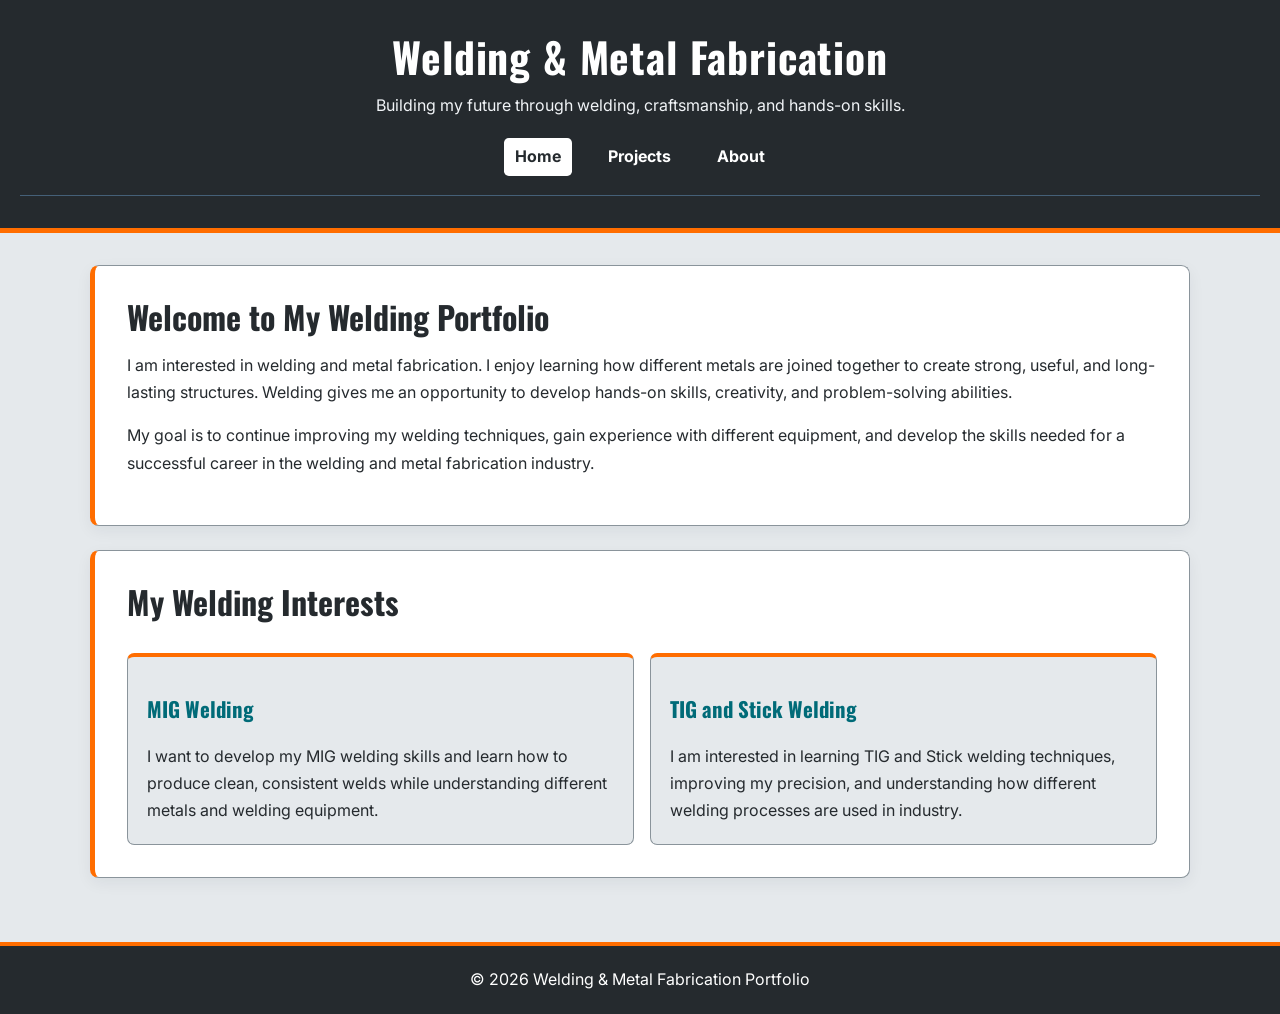
<file: index.html>
<!DOCTYPE html>
<html lang="en">
<head>
    <meta charset="UTF-8">
    <meta name="viewport" content="width=device-width, initial-scale=1.0">
    <title>Home | Welding & Metal Fabrication Portfolio</title>
    <meta name="description" content="A student portfolio exploring welding and metal fabrication.">

    <!-- Google Fonts -->
    <link rel="preconnect" href="https://fonts.googleapis.com">
    <link rel="preconnect" href="https://fonts.gstatic.com" crossorigin>
    <link href="https://fonts.googleapis.com/css2?family=Inter:wght@400;500;600;700&family=Oswald:wght@400;500;600;700&display=swap" rel="stylesheet">

    <!-- External CSS -->
    <link rel="stylesheet" href="styles.css">
</head>

<body>
    <a class="skip-link" href="#main-content">Skip to main content</a>
    <header>
        <h1>Welding &amp; Metal Fabrication</h1>
        <p>Building my future through welding, craftsmanship, and hands-on skills.</p>

        <nav aria-label="Main navigation">
            <ul>
                <li><a href="index.html" aria-current="page">Home</a></li>
                <li><a href="projects.html">Projects</a></li>
                <li><a href="about.html">About</a></li>
            </ul>
        </nav>
    </header>

    <main id="main-content">
        <section aria-labelledby="welcome-heading">
            <h2 id="welcome-heading">Welcome to My Welding Portfolio</h2>

            <p>
                I am interested in welding and metal fabrication.
                I enjoy learning how different metals are joined together
                to create strong, useful, and long-lasting structures.
                Welding gives me an opportunity to develop hands-on
                skills, creativity, and problem-solving abilities.
            </p>

            <p>
                My goal is to continue improving my welding techniques,
                gain experience with different equipment, and develop
                the skills needed for a successful career in the
                welding and metal fabrication industry.
            </p>
        </section>

        <section aria-labelledby="interests-heading">
            <h2 id="interests-heading">My Welding Interests</h2>

            <article>
                <h3>MIG Welding</h3>
                <p>
                    I want to develop my MIG welding skills and learn
                    how to produce clean, consistent welds while
                    understanding different metals and welding equipment.
                </p>
            </article>

            <article>
                <h3>TIG and Stick Welding</h3>
                <p>
                    I am interested in learning TIG and Stick welding
                    techniques, improving my precision, and understanding
                    how different welding processes are used in industry.
                </p>
            </article>
        </section>
    </main>

    <footer>
        <p>&copy; 2026 Welding &amp; Metal Fabrication Portfolio</p>
    </footer>
</body>
</html>
</file>
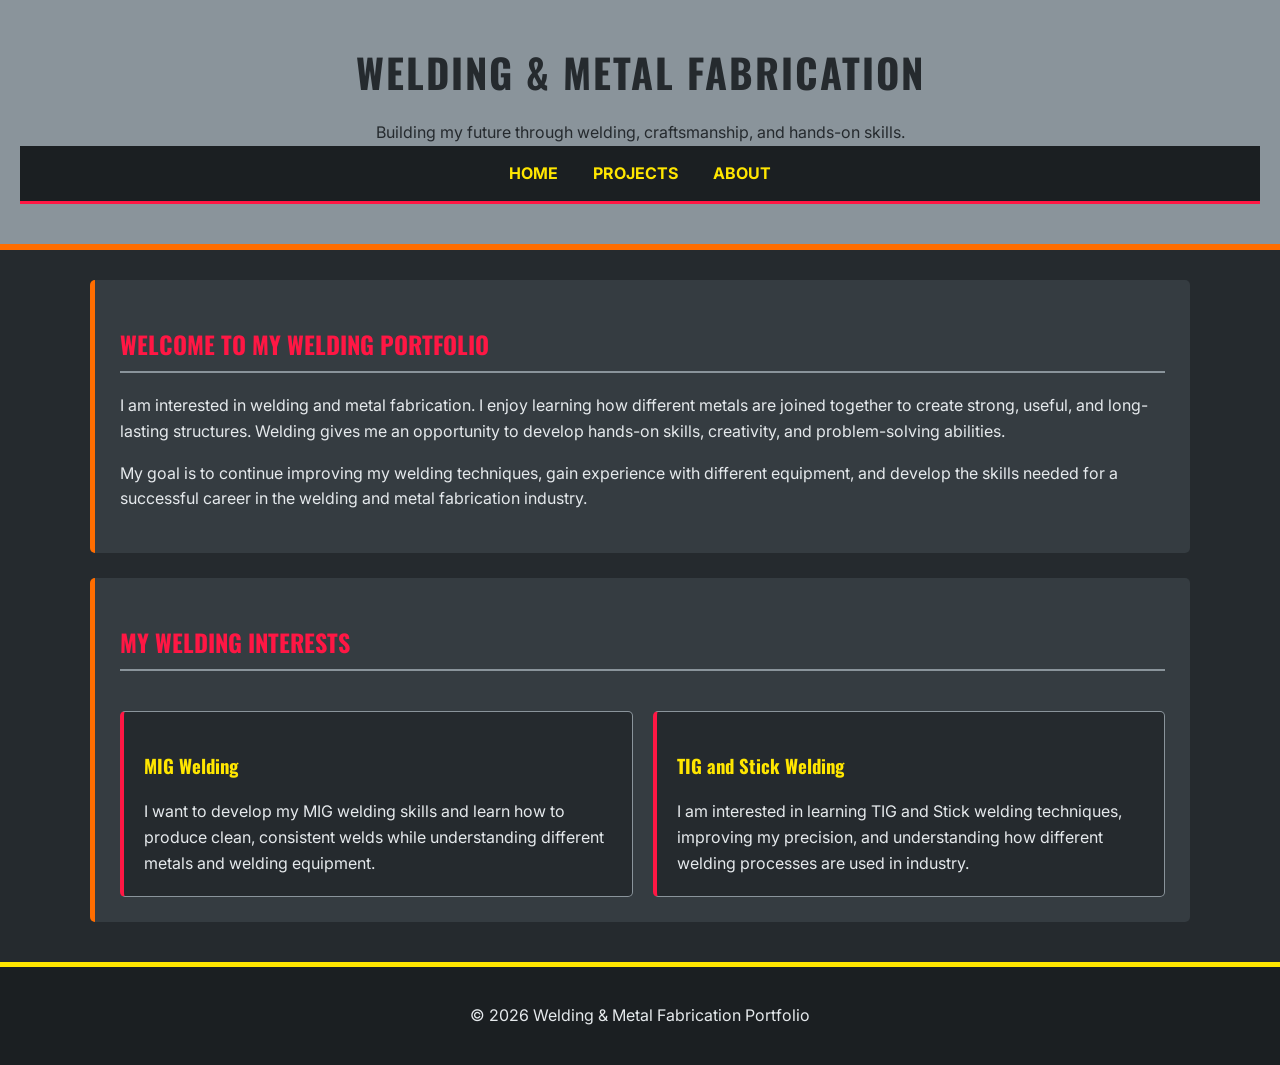
<file: portfolio/index.html>
<!DOCTYPE html>
<html lang="en">
<head>
    <meta charset="UTF-8">
    <meta name="viewport" content="width=device-width, initial-scale=1.0">
    <title>Home | Welding Portfolio</title>

    <!-- Google Fonts -->
    <link rel="preconnect" href="https://fonts.googleapis.com">
    <link rel="preconnect" href="https://fonts.gstatic.com" crossorigin>
    <link href="https://fonts.googleapis.com/css2?family=Inter:wght@400;500;600;700&family=Oswald:wght@400;500;600;700&display=swap" rel="stylesheet">

    <!-- External CSS -->
    <link rel="stylesheet" href="styles.css">
</head>

<body>
    <header>
        <h1>Welding &amp; Metal Fabrication</h1>
        <p>Building my future through welding, craftsmanship, and hands-on skills.</p>

        <nav aria-label="Main navigation">
            <ul>
                <li><a href="index.html">Home</a></li>
                <li><a href="projects.html">Projects</a></li>
                <li><a href="about.html">About</a></li>
            </ul>
        </nav>
    </header>

    <main>
        <section aria-labelledby="welcome-heading">
            <h2 id="welcome-heading">Welcome to My Welding Portfolio</h2>

            <p>
                I am interested in welding and metal fabrication.
                I enjoy learning how different metals are joined together
                to create strong, useful, and long-lasting structures.
                Welding gives me an opportunity to develop hands-on
                skills, creativity, and problem-solving abilities.
            </p>

            <p>
                My goal is to continue improving my welding techniques,
                gain experience with different equipment, and develop
                the skills needed for a successful career in the
                welding and metal fabrication industry.
            </p>
        </section>

        <section aria-labelledby="interests-heading">
            <h2 id="interests-heading">My Welding Interests</h2>

            <article>
                <h3>MIG Welding</h3>
                <p>
                    I want to develop my MIG welding skills and learn
                    how to produce clean, consistent welds while
                    understanding different metals and welding equipment.
                </p>
            </article>

            <article>
                <h3>TIG and Stick Welding</h3>
                <p>
                    I am interested in learning TIG and Stick welding
                    techniques, improving my precision, and understanding
                    how different welding processes are used in industry.
                </p>
            </article>
        </section>
    </main>

    <footer>
        <p>&copy; 2026 Welding &amp; Metal Fabrication Portfolio</p>
    </footer>
</body>
</html>
</file>
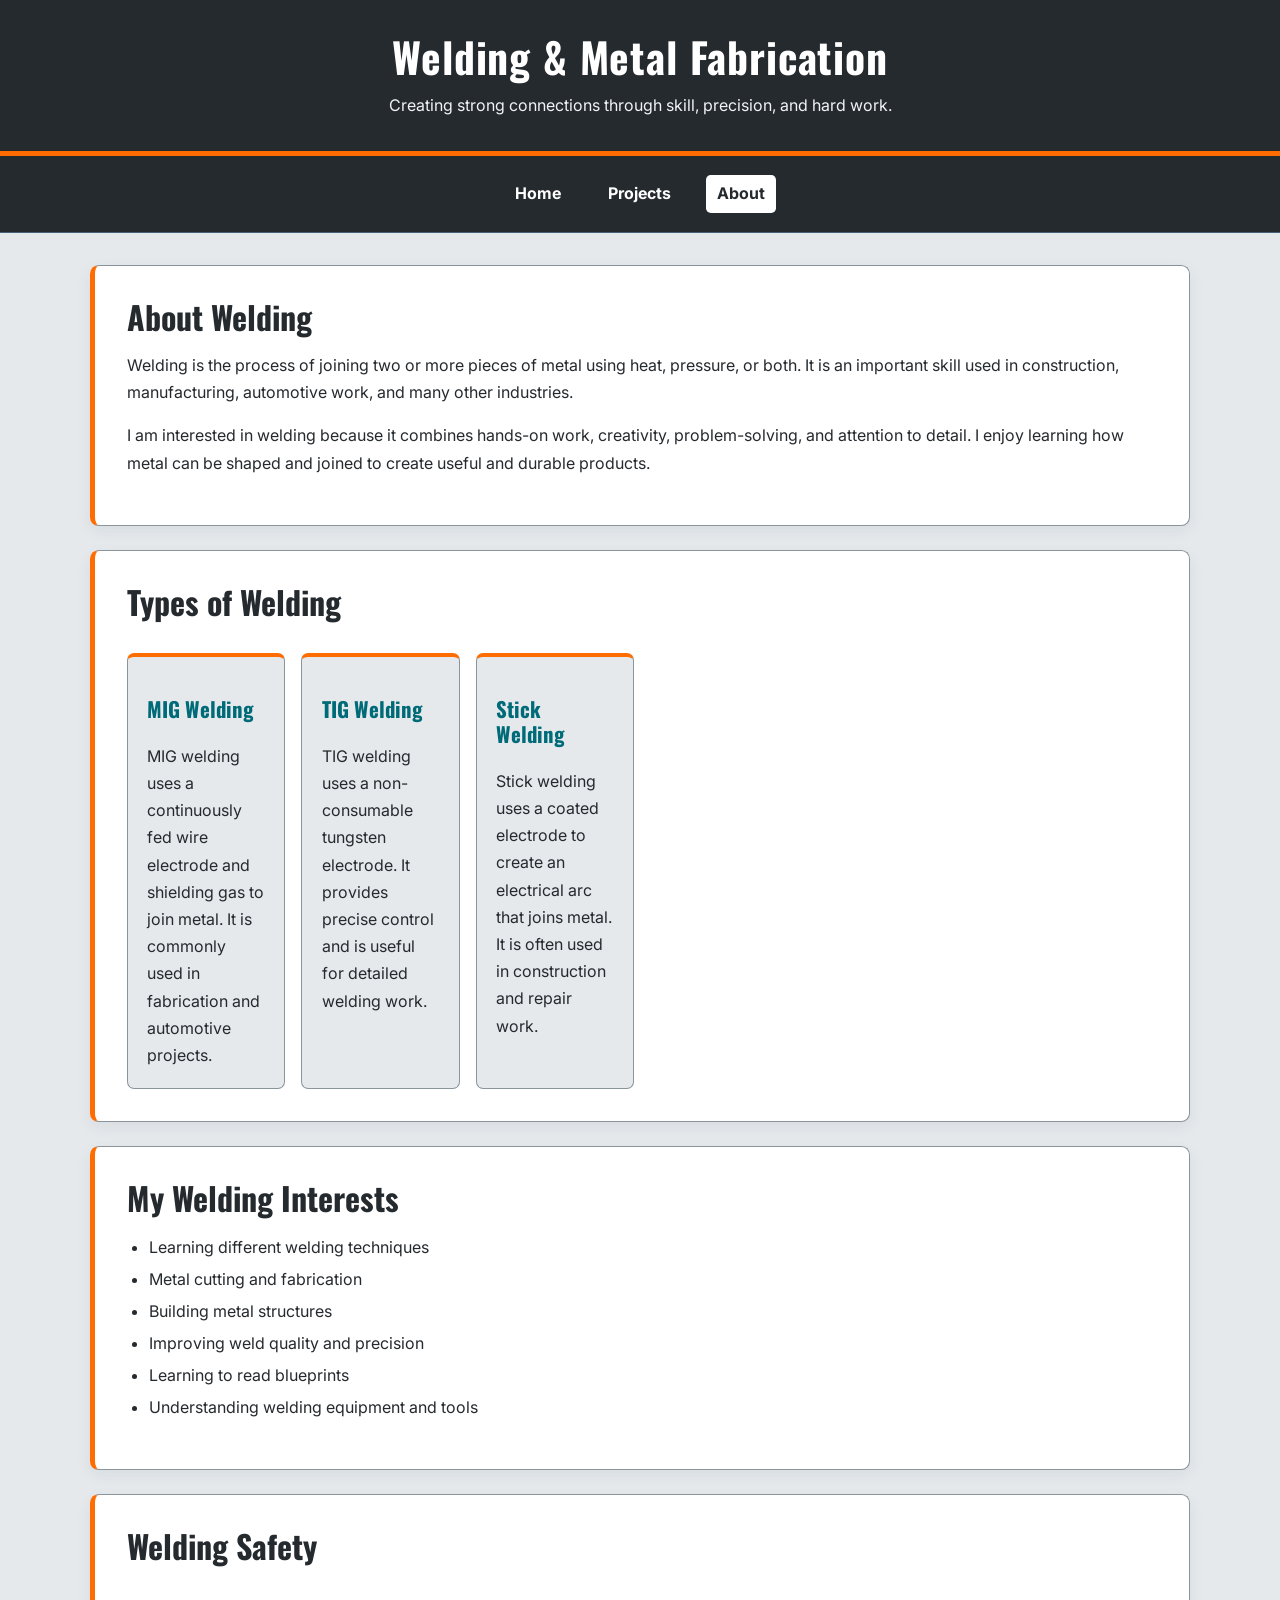
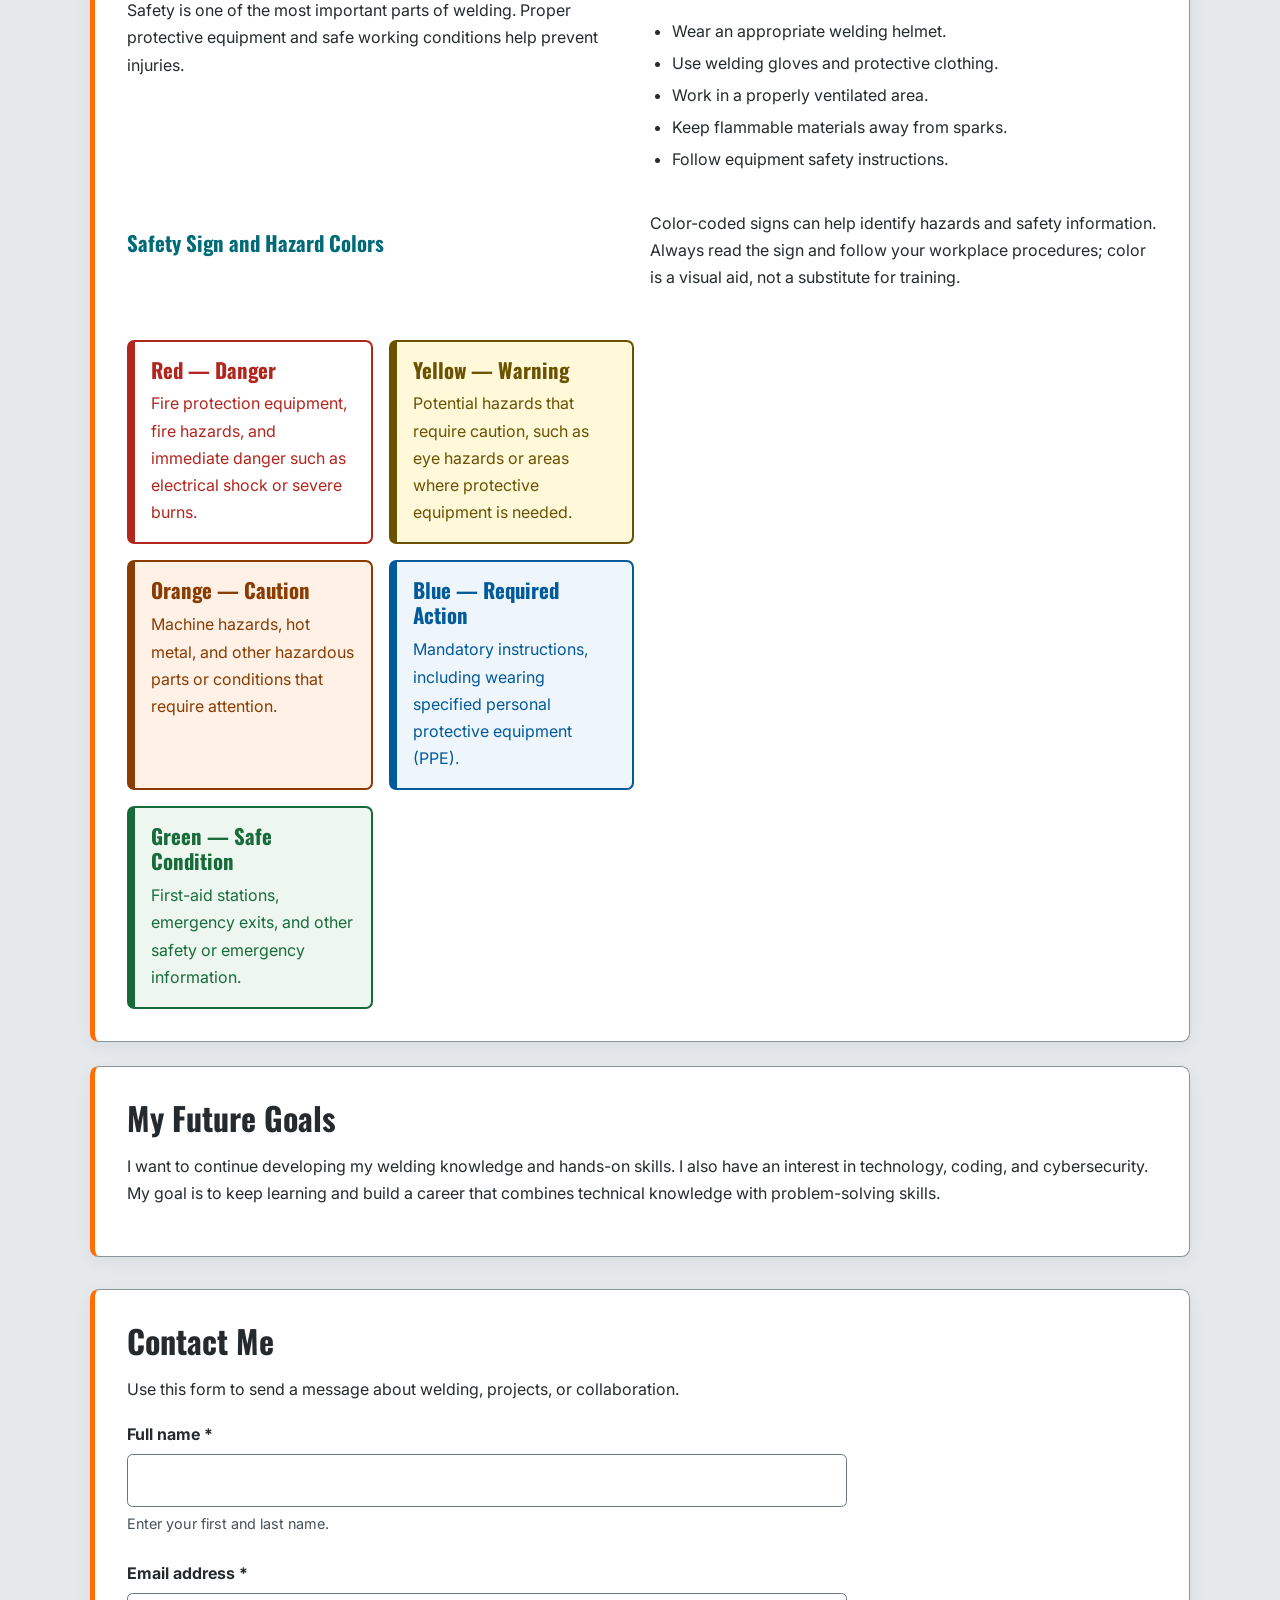
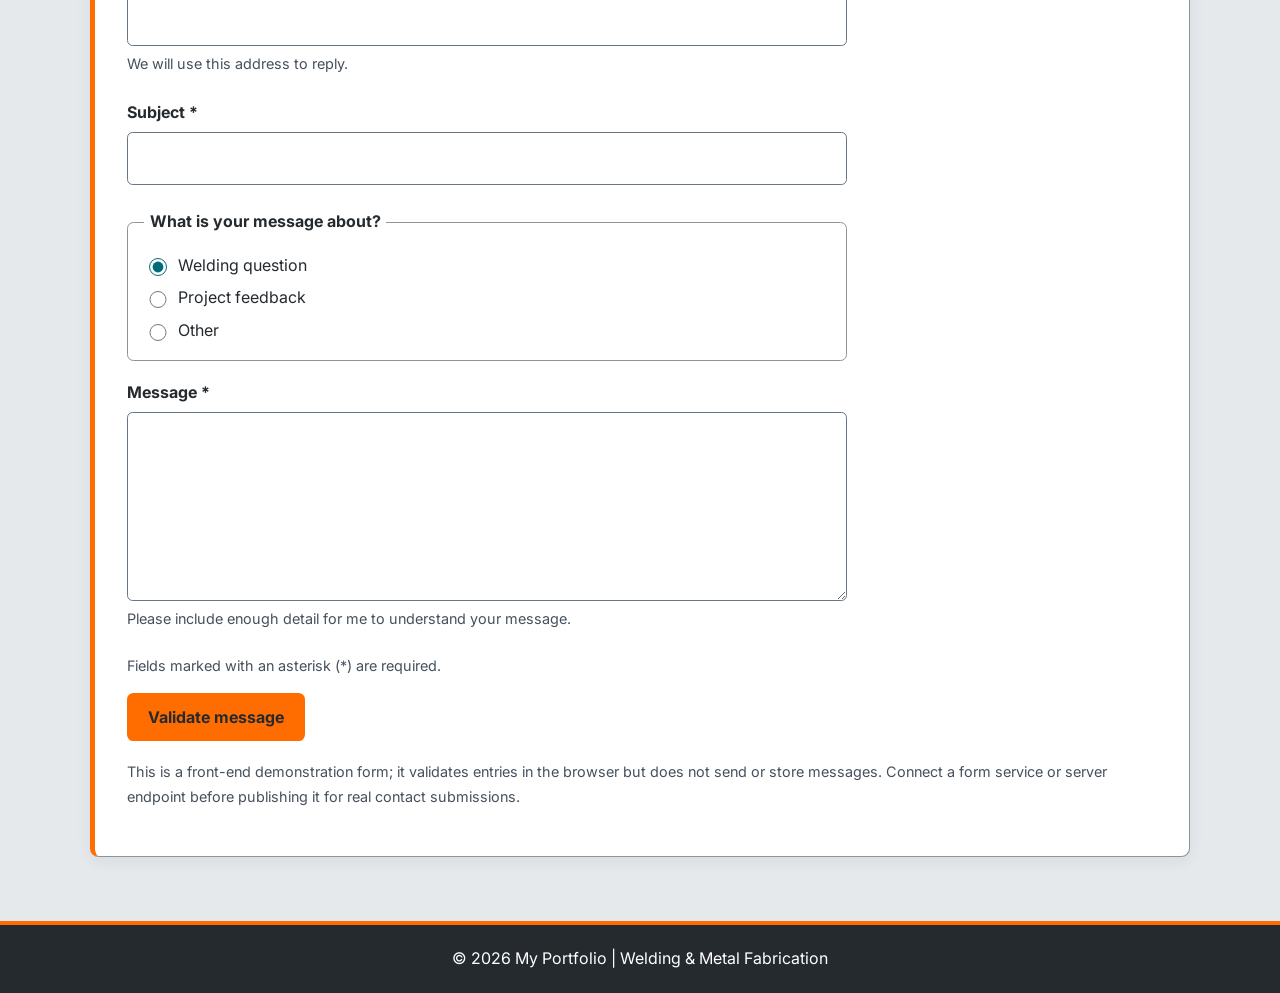
<file: about.html>
<!DOCTYPE html>
<html lang="en">
<head>
    <meta charset="UTF-8">
    <meta name="viewport" content="width=device-width, initial-scale=1.0">

    <title>About & Contact | Welding & Metal Fabrication Portfolio</title>
    <meta name="description" content="Learn about my welding interests, safety priorities, goals, and how to contact me.">

    <!-- Google Fonts -->
    <link rel="preconnect" href="https://fonts.googleapis.com">
    <link rel="preconnect" href="https://fonts.gstatic.com" crossorigin>
    <link href="https://fonts.googleapis.com/css2?family=Inter:wght@400;500;600;700&family=Oswald:wght@400;500;600;700&display=swap" rel="stylesheet">

    <!-- External CSS -->
    <link rel="stylesheet" href="styles.css">
    <script src="form-validation.js" defer></script>
</head>

<body>
    <a class="skip-link" href="#main-content">Skip to main content</a>

    <header>
        <h1>Welding &amp; Metal Fabrication</h1>
        <p>Creating strong connections through skill, precision, and hard work.</p>
    </header>

    <nav aria-label="Main navigation">
        <ul>
            <li><a href="index.html">Home</a></li>
            <li><a href="projects.html">Projects</a></li>
            <li><a href="about.html" aria-current="page">About</a></li>
        </ul>
    </nav>

    <main id="main-content">

        <section aria-labelledby="about-section-1">
            <h2 id="about-section-1">About Welding</h2>
            <p>
                Welding is the process of joining two or more pieces of metal
                using heat, pressure, or both. It is an important skill used
                in construction, manufacturing, automotive work, and many
                other industries.
            </p>

            <p>
                I am interested in welding because it combines hands-on work,
                creativity, problem-solving, and attention to detail.
                I enjoy learning how metal can be shaped and joined to create
                useful and durable products.
            </p>
        </section>

        <section aria-labelledby="about-section-2">
            <h2 id="about-section-2">Types of Welding</h2>

            <div class="project-grid">
                <article>
                    <h3>MIG Welding</h3>
                    <p>
                        MIG welding uses a continuously fed wire electrode
                        and shielding gas to join metal. It is commonly used
                        in fabrication and automotive projects.
                    </p>
                </article>

                <article>
                    <h3>TIG Welding</h3>
                    <p>
                        TIG welding uses a non-consumable tungsten electrode.
                        It provides precise control and is useful for detailed
                        welding work.
                    </p>
                </article>

                <article>
                    <h3>Stick Welding</h3>
                    <p>
                        Stick welding uses a coated electrode to create
                        an electrical arc that joins metal. It is often
                        used in construction and repair work.
                    </p>
                </article>
            </div>
        </section>

        <section aria-labelledby="about-section-3">
            <h2 id="about-section-3">My Welding Interests</h2>
            <ul>
                <li>Learning different welding techniques</li>
                <li>Metal cutting and fabrication</li>
                <li>Building metal structures</li>
                <li>Improving weld quality and precision</li>
                <li>Learning to read blueprints</li>
                <li>Understanding welding equipment and tools</li>
            </ul>
        </section>

        <section aria-labelledby="about-section-4">
            <h2 id="about-section-4">Welding Safety</h2>
            <p>
                Safety is one of the most important parts of welding.
                Proper protective equipment and safe working conditions
                help prevent injuries.
            </p>

            <ul>
                <li>Wear an appropriate welding helmet.</li>
                <li>Use welding gloves and protective clothing.</li>
                <li>Work in a properly ventilated area.</li>
                <li>Keep flammable materials away from sparks.</li>
                <li>Follow equipment safety instructions.</li>
            </ul>

            <h3>Safety Sign and Hazard Colors</h3>
            <p>Color-coded signs can help identify hazards and safety information. Always read the sign and follow your workplace procedures; color is a visual aid, not a substitute for training.</p>
            <div class="hazard-guide" aria-label="Welding safety color guide">
                <article class="hazard-card hazard-danger">
                    <h3>Red — Danger</h3>
                    <p>Fire protection equipment, fire hazards, and immediate danger such as electrical shock or severe burns.</p>
                </article>
                <article class="hazard-card hazard-warning">
                    <h3>Yellow — Warning</h3>
                    <p>Potential hazards that require caution, such as eye hazards or areas where protective equipment is needed.</p>
                </article>
                <article class="hazard-card hazard-caution">
                    <h3>Orange — Caution</h3>
                    <p>Machine hazards, hot metal, and other hazardous parts or conditions that require attention.</p>
                </article>
                <article class="hazard-card safety-required">
                    <h3>Blue — Required Action</h3>
                    <p>Mandatory instructions, including wearing specified personal protective equipment (PPE).</p>
                </article>
                <article class="hazard-card safety-safe">
                    <h3>Green — Safe Condition</h3>
                    <p>First-aid stations, emergency exits, and other safety or emergency information.</p>
                </article>
            </div>
        </section>

        <section aria-labelledby="about-section-5">
            <h2 id="about-section-5">My Future Goals</h2>
            <p>
                I want to continue developing my welding knowledge and
                hands-on skills. I also have an interest in technology,
                coding, and cybersecurity. My goal is to keep learning
                and build a career that combines technical knowledge
                with problem-solving skills.
            </p>
        </section>

    
        <section class="contact-panel" aria-labelledby="contact-heading">
            <h2 id="contact-heading">Contact Me</h2>
            <p>Use this form to send a message about welding, projects, or collaboration.</p>
            <div id="form-errors" class="error-summary" role="alert" aria-live="assertive" tabindex="-1" hidden>
                <h3>Please correct the following fields:</h3>
                <ul id="error-list"></ul>
            </div>
            <form id="contact-form" novalidate>
                <div class="form-field">
                    <label for="full-name">Full name <span aria-hidden="true">*</span></label>
                    <input id="full-name" name="full-name" type="text" autocomplete="name" required aria-describedby="full-name-hint">
                    <p class="field-hint" id="full-name-hint">Enter your first and last name.</p>
                    <p class="field-error" id="full-name-error"></p>
                </div>
                <div class="form-field">
                    <label for="email">Email address <span aria-hidden="true">*</span></label>
                    <input id="email" name="email" type="email" autocomplete="email" required aria-describedby="email-hint">
                    <p class="field-hint" id="email-hint">We will use this address to reply.</p>
                    <p class="field-error" id="email-error"></p>
                </div>
                <div class="form-field">
                    <label for="subject">Subject <span aria-hidden="true">*</span></label>
                    <input id="subject" name="subject" type="text" required>
                    <p class="field-error" id="subject-error"></p>
                </div>
                <fieldset class="form-field choice-group">
                    <legend>What is your message about?</legend>
                    <label class="choice"><input type="radio" name="topic" value="Welding question" checked> Welding question</label>
                    <label class="choice"><input type="radio" name="topic" value="Project feedback"> Project feedback</label>
                    <label class="choice"><input type="radio" name="topic" value="Other"> Other</label>
                </fieldset>
                <div class="form-field">
                    <label for="message">Message <span aria-hidden="true">*</span></label>
                    <textarea id="message" name="message" rows="6" required aria-describedby="message-hint"></textarea>
                    <p class="field-hint" id="message-hint">Please include enough detail for me to understand your message.</p>
                    <p class="field-error" id="message-error"></p>
                </div>
                <p class="required-note">Fields marked with an asterisk (*) are required.</p>
                <button class="button" type="submit">Validate message</button>
                <p id="form-status" class="form-status" role="status" aria-live="polite"></p>
            </form>
            <p class="form-note">This is a front-end demonstration form; it validates entries in the browser but does not send or store messages. Connect a form service or server endpoint before publishing it for real contact submissions.</p>
        </section>

    </main>

    <footer>
        <p>&copy; 2026 My Portfolio | Welding &amp; Metal Fabrication</p>
    </footer>

</body>
</html>
</file>
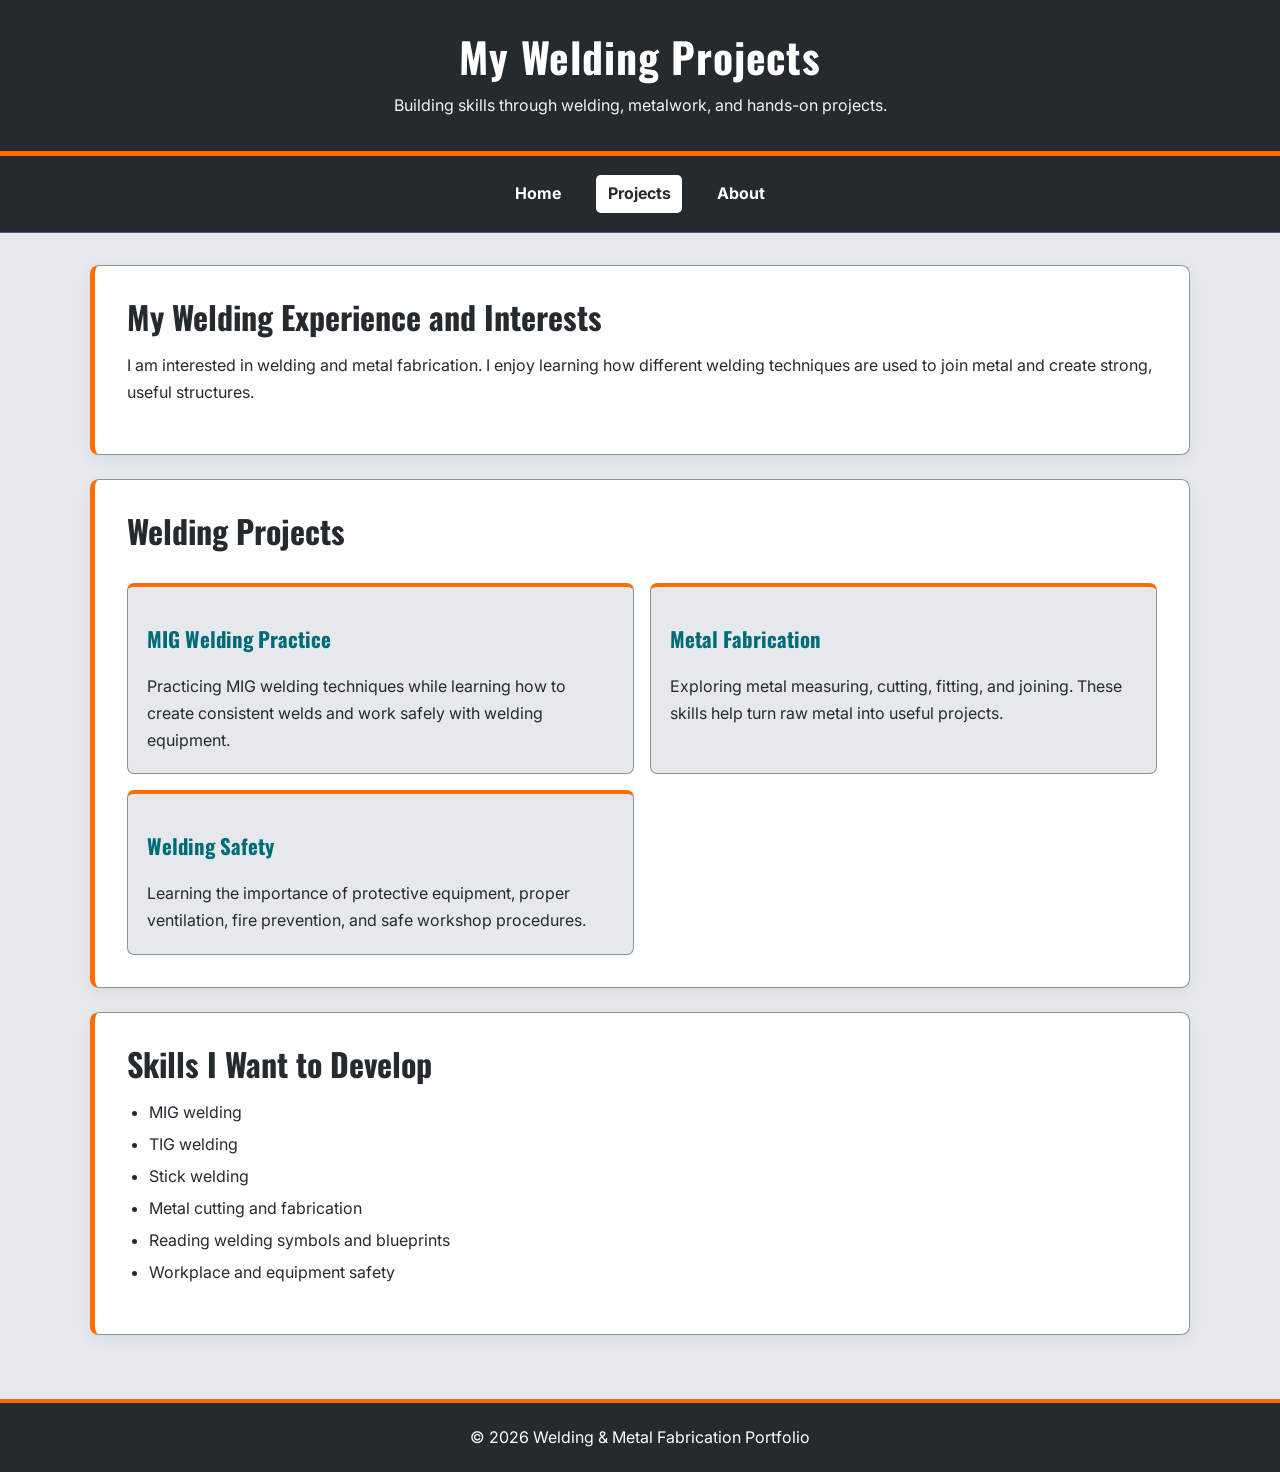
<file: projects.html>
<!DOCTYPE html>
<html lang="en">
<head>
    <meta charset="UTF-8">
    <meta name="viewport" content="width=device-width, initial-scale=1.0">
    <title>Projects | Welding & Metal Fabrication Portfolio</title>
    <meta name="description" content="Welding practice, fabrication interests, and skills I am developing.">

    <!-- Google Fonts -->
    <link rel="preconnect" href="https://fonts.googleapis.com">
    <link rel="preconnect" href="https://fonts.gstatic.com" crossorigin>
    <link href="https://fonts.googleapis.com/css2?family=Inter:wght@400;500;600;700&family=Oswald:wght@400;500;600;700&display=swap" rel="stylesheet">

    <!-- External CSS -->
    <link rel="stylesheet" href="styles.css">
</head>
<body>
    <a class="skip-link" href="#main-content">Skip to main content</a>

    <header>
        <h1>My Welding Projects</h1>
        <p>Building skills through welding, metalwork, and hands-on projects.</p>
    </header>

    <nav aria-label="Main navigation">
        <ul>
            <li><a href="index.html">Home</a></li>
            <li><a href="projects.html" aria-current="page">Projects</a></li>
            <li><a href="about.html">About</a></li>
        </ul>
    </nav>

    <main id="main-content">
        <section aria-labelledby="projects-section-1">
            <h2 id="projects-section-1">My Welding Experience and Interests</h2>
            <p>
                I am interested in welding and metal fabrication. I enjoy learning
                how different welding techniques are used to join metal and create
                strong, useful structures.
            </p>
        </section>

        <section aria-labelledby="projects-section-2">
            <h2 id="projects-section-2">Welding Projects</h2>

            <article>
                <h3>MIG Welding Practice</h3>
                <p>
                    Practicing MIG welding techniques while learning how to create
                    consistent welds and work safely with welding equipment.
                </p>
            </article>

            <article>
                <h3>Metal Fabrication</h3>
                <p>
                    Exploring metal measuring, cutting, fitting, and joining.
                    These skills help turn raw metal into useful projects.
                </p>
            </article>

            <article>
                <h3>Welding Safety</h3>
                <p>
                    Learning the importance of protective equipment, proper
                    ventilation, fire prevention, and safe workshop procedures.
                </p>
            </article>
        </section>

        <section aria-labelledby="projects-section-3">
            <h2 id="projects-section-3">Skills I Want to Develop</h2>
            <ul>
                <li>MIG welding</li>
                <li>TIG welding</li>
                <li>Stick welding</li>
                <li>Metal cutting and fabrication</li>
                <li>Reading welding symbols and blueprints</li>
                <li>Workplace and equipment safety</li>
            </ul>
        </section>
    </main>

    <footer>
        <p>&copy; 2026 Welding &amp; Metal Fabrication Portfolio</p>
    </footer>

</body>
</html>
</file>
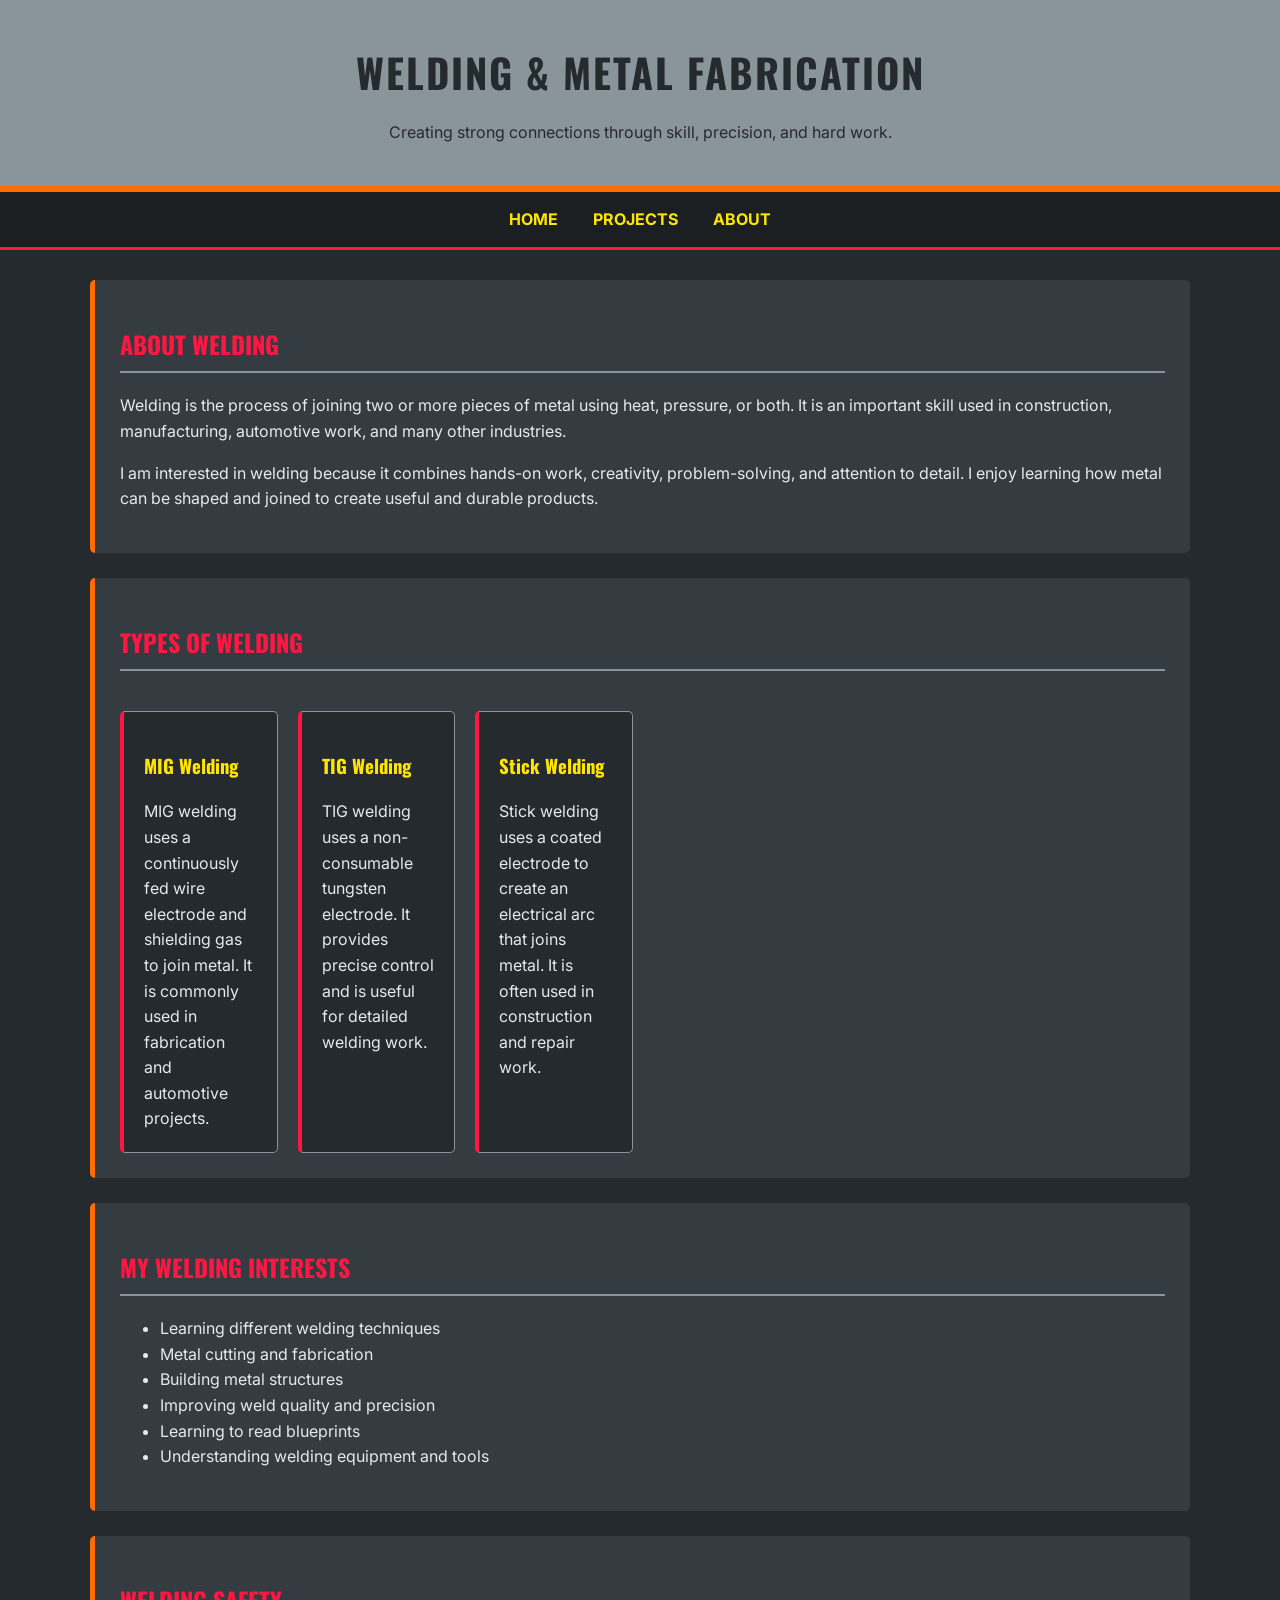
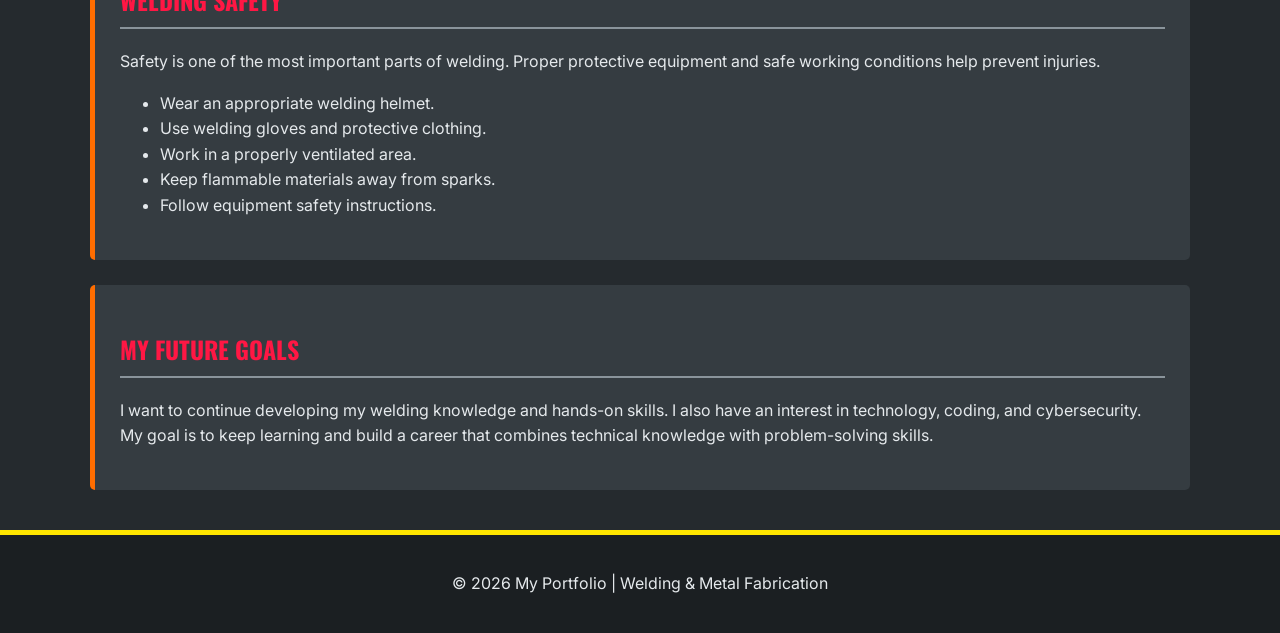
<file: portfolio/about.html>
<!DOCTYPE html>
<html lang="en">
<head>
    <meta charset="UTF-8">
    <meta name="viewport" content="width=device-width, initial-scale=1.0">

    <title>About | My Portfolio</title>

    <!-- Google Fonts -->
    <link rel="preconnect" href="https://fonts.googleapis.com">
    <link rel="preconnect" href="https://fonts.gstatic.com" crossorigin>
    <link href="https://fonts.googleapis.com/css2?family=Inter:wght@400;500;600;700&family=Oswald:wght@400;500;600;700&display=swap" rel="stylesheet">

    <!-- External CSS -->
    <link rel="stylesheet" href="styles.css">
</head>

<body>

    <header>
        <h1>Welding &amp; Metal Fabrication</h1>
        <p>Creating strong connections through skill, precision, and hard work.</p>
    </header>

    <nav aria-label="Main navigation">
        <ul>
            <li><a href="index.html">Home</a></li>
            <li><a href="projects.html">Projects</a></li>
            <li><a href="about.html">About</a></li>
        </ul>
    </nav>

    <main>

        <section>
            <h2>About Welding</h2>
            <p>
                Welding is the process of joining two or more pieces of metal
                using heat, pressure, or both. It is an important skill used
                in construction, manufacturing, automotive work, and many
                other industries.
            </p>

            <p>
                I am interested in welding because it combines hands-on work,
                creativity, problem-solving, and attention to detail.
                I enjoy learning how metal can be shaped and joined to create
                useful and durable products.
            </p>
        </section>

        <section>
            <h2>Types of Welding</h2>

            <div class="project-grid">
                <article>
                    <h3>MIG Welding</h3>
                    <p>
                        MIG welding uses a continuously fed wire electrode
                        and shielding gas to join metal. It is commonly used
                        in fabrication and automotive projects.
                    </p>
                </article>

                <article>
                    <h3>TIG Welding</h3>
                    <p>
                        TIG welding uses a non-consumable tungsten electrode.
                        It provides precise control and is useful for detailed
                        welding work.
                    </p>
                </article>

                <article>
                    <h3>Stick Welding</h3>
                    <p>
                        Stick welding uses a coated electrode to create
                        an electrical arc that joins metal. It is often
                        used in construction and repair work.
                    </p>
                </article>
            </div>
        </section>

        <section>
            <h2>My Welding Interests</h2>
            <ul>
                <li>Learning different welding techniques</li>
                <li>Metal cutting and fabrication</li>
                <li>Building metal structures</li>
                <li>Improving weld quality and precision</li>
                <li>Learning to read blueprints</li>
                <li>Understanding welding equipment and tools</li>
            </ul>
        </section>

        <section>
            <h2>Welding Safety</h2>
            <p>
                Safety is one of the most important parts of welding.
                Proper protective equipment and safe working conditions
                help prevent injuries.
            </p>

            <ul>
                <li>Wear an appropriate welding helmet.</li>
                <li>Use welding gloves and protective clothing.</li>
                <li>Work in a properly ventilated area.</li>
                <li>Keep flammable materials away from sparks.</li>
                <li>Follow equipment safety instructions.</li>
            </ul>
        </section>

        <section>
            <h2>My Future Goals</h2>
            <p>
                I want to continue developing my welding knowledge and
                hands-on skills. I also have an interest in technology,
                coding, and cybersecurity. My goal is to keep learning
                and build a career that combines technical knowledge
                with problem-solving skills.
            </p>
        </section>

    </main>

    <footer>
        <p>&copy; 2026 My Portfolio | Welding &amp; Metal Fabrication</p>
    </footer>

</body>
</html>
</file>
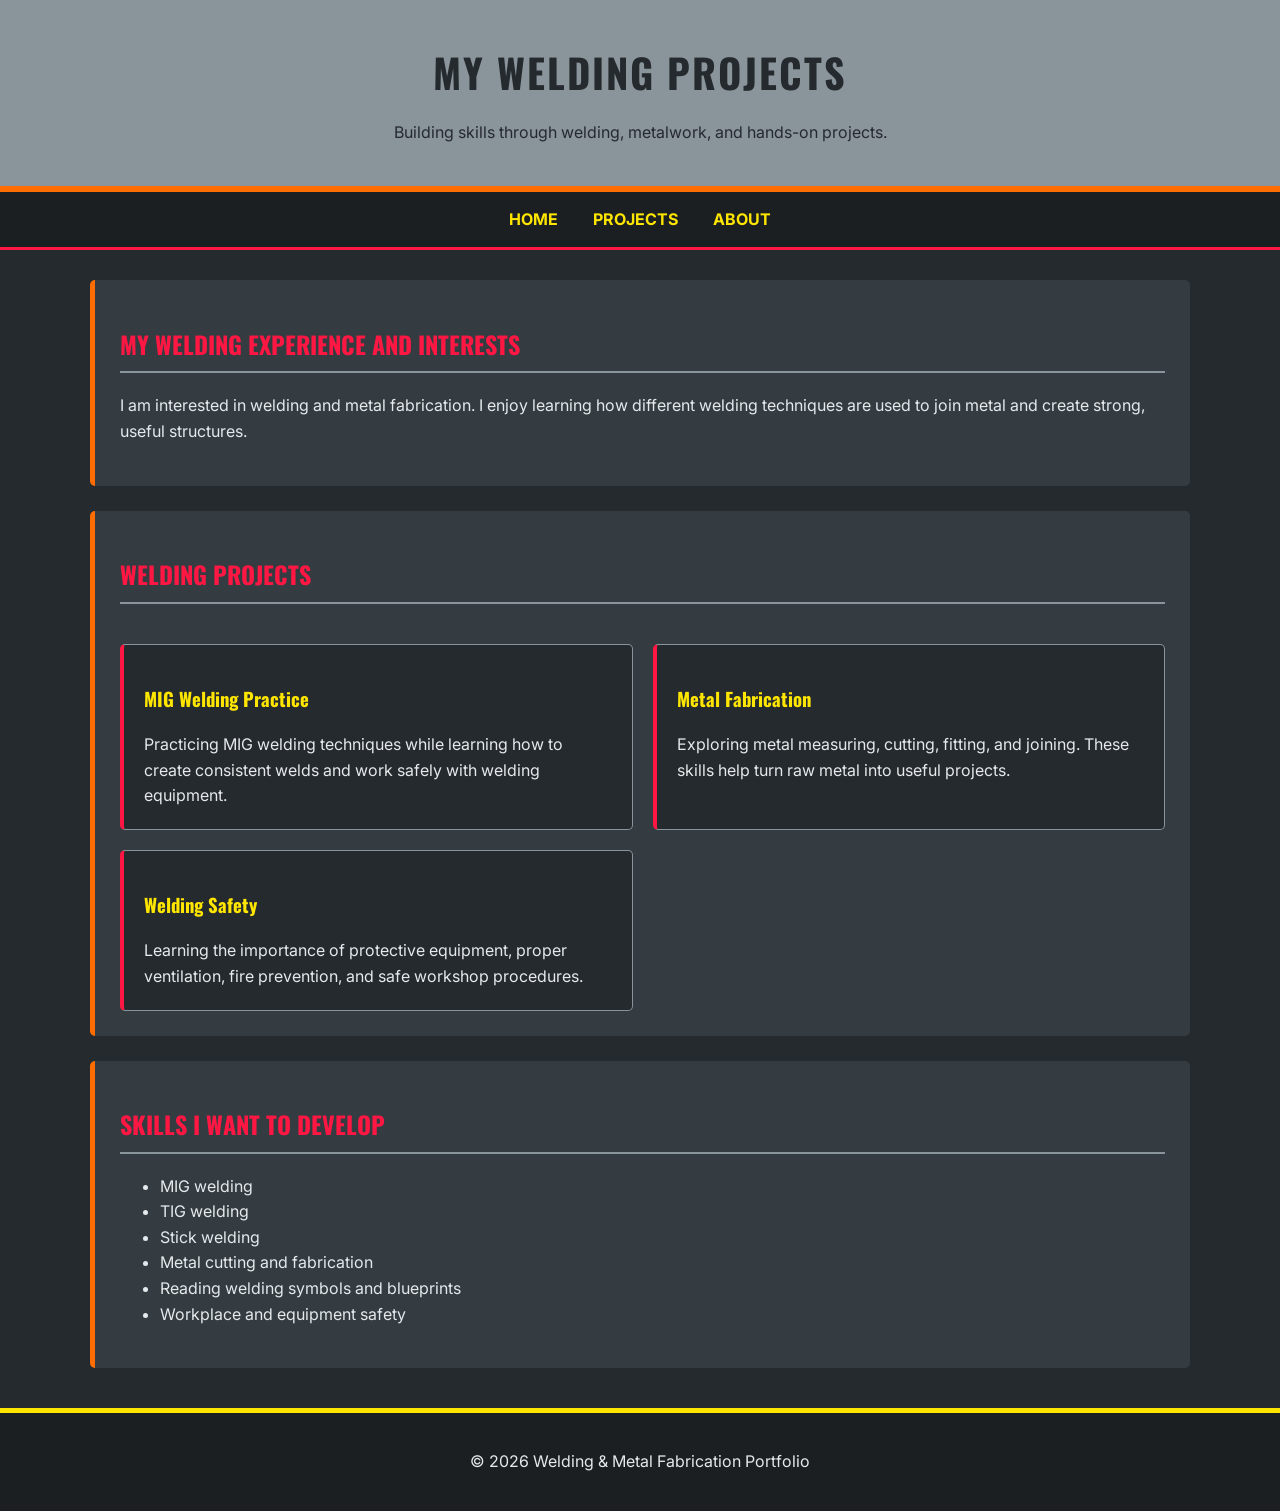
<file: portfolio/projects.html>
<!DOCTYPE html>
<html lang="en">
<head>
    <meta charset="UTF-8">
    <meta name="viewport" content="width=device-width, initial-scale=1.0">
    <title>Welding Projects | My Portfolio</title>

    <!-- Google Fonts -->
    <link rel="preconnect" href="https://fonts.googleapis.com">
    <link rel="preconnect" href="https://fonts.gstatic.com" crossorigin>
    <link href="https://fonts.googleapis.com/css2?family=Inter:wght@400;500;600;700&family=Oswald:wght@400;500;600;700&display=swap" rel="stylesheet">

    <!-- External CSS -->
    <link rel="stylesheet" href="styles.css">
</head>
<body>

    <header>
        <h1>My Welding Projects</h1>
        <p>Building skills through welding, metalwork, and hands-on projects.</p>
    </header>

    <nav aria-label="Main navigation">
        <ul>
            <li><a href="index.html">Home</a></li>
            <li><a href="projects.html">Projects</a></li>
            <li><a href="about.html">About</a></li>
        </ul>
    </nav>

    <main>
        <section>
            <h2>My Welding Experience and Interests</h2>
            <p>
                I am interested in welding and metal fabrication. I enjoy learning
                how different welding techniques are used to join metal and create
                strong, useful structures.
            </p>
        </section>

        <section>
            <h2>Welding Projects</h2>

            <article>
                <h3>MIG Welding Practice</h3>
                <p>
                    Practicing MIG welding techniques while learning how to create
                    consistent welds and work safely with welding equipment.
                </p>
            </article>

            <article>
                <h3>Metal Fabrication</h3>
                <p>
                    Exploring metal measuring, cutting, fitting, and joining.
                    These skills help turn raw metal into useful projects.
                </p>
            </article>

            <article>
                <h3>Welding Safety</h3>
                <p>
                    Learning the importance of protective equipment, proper
                    ventilation, fire prevention, and safe workshop procedures.
                </p>
            </article>
        </section>

        <section>
            <h2>Skills I Want to Develop</h2>
            <ul>
                <li>MIG welding</li>
                <li>TIG welding</li>
                <li>Stick welding</li>
                <li>Metal cutting and fabrication</li>
                <li>Reading welding symbols and blueprints</li>
                <li>Workplace and equipment safety</li>
            </ul>
        </section>
    </main>

    <footer>
        <p>&copy; 2026 Welding &amp; Metal Fabrication Portfolio</p>
    </footer>

</body>
</html>
</file>
<file: styles.css>
:root {
    --ink: #252A2E;
    --paper: #E5E9EC;
    --white: #FFFFFF;
    --navy: #252A2E;
    --teal: #006B78;
    --muted: #46515D;
    --border: #8A949B;
    --error: #B00020;
    --focus: #FFE600;
    --welding-orange: #FF6D00;
}

* {
    box-sizing: border-box;
}

html {
    scroll-behavior: smooth;
}

body {
    margin: 0;
    background: var(--paper);
    color: var(--ink);
    font-family: 'Inter', Arial, sans-serif;
    font-size: 1rem;
    line-height: 1.7;
}

a {
    color: var(--teal);
    text-decoration-thickness: .12em;
    text-underline-offset: .18em;
}

a:hover {
    text-decoration-thickness: .18em;
}

a:focus-visible,
button:focus-visible,
input:focus-visible,
textarea:focus-visible {
    outline: 3px solid var(--focus);
    outline-offset: 3px;
    box-shadow: 0 0 0 2px var(--navy);
}

.skip-link {
    position: absolute;
    left: 1rem;
    top: -5rem;
    z-index: 10;
    padding: .65rem 1rem;
    background: var(--white);
    color: var(--navy);
    border: 2px solid var(--navy);
    border-radius: .35rem;
}

.skip-link:focus {
    top: 1rem;
}

header {
    background: var(--navy);
    color: var(--white);
    text-align: center;
    padding: 2rem 1.25rem;
    border-bottom: 5px solid var(--welding-orange);
}

header h1 {
    margin: 0;
    color: var(--white);
    font: 700 clamp(1.7rem, 4vw, 2.6rem)/1.2 'Oswald', 'Arial Narrow', sans-serif;
    letter-spacing: .02em;
}

header p {
    margin: .65rem 0 0;
    color: #F1F4F7;
}

nav {
    background: var(--navy);
    padding: .85rem 1rem;
    border-bottom: 1px solid #456078;
}

nav ul {
    display: flex;
    flex-wrap: wrap;
    justify-content: center;
    gap: .5rem 1.5rem;
    list-style: none;
    margin: 0;
    padding: 0;
}

nav a {
    display: inline-block;
    padding: .35rem .7rem;
    color: var(--white);
    font-weight: 700;
    text-decoration: none;
    border-radius: .3rem;
}

nav a:hover,
nav a[aria-current="page"] {
    background: var(--white);
    color: var(--navy);
}

main {
    width: min(1100px, calc(100% - 2.5rem));
    margin: 2rem auto 4rem;
}

section {
    margin: 0 0 1.5rem;
    padding: clamp(1.2rem, 3vw, 2rem);
    background: var(--white);
    border: 1px solid var(--border);
    border-left: 5px solid var(--welding-orange);
    border-radius: .55rem;
    box-shadow: 0 5px 16px rgb(23 33 43 / 6%);
}

h1,
h2,
h3 {
    font-family: 'Oswald', 'Arial Narrow', sans-serif;
    line-height: 1.2;
}

h2 {
    margin: 0 0 1rem;
    color: var(--navy);
    font-size: clamp(1.55rem, 3vw, 2rem);
}

h3 {
    color: var(--teal);
    font-size: 1.3rem;
}

p {
    margin-top: 0;
}

article {
    min-width: 0;
    padding: 1.2rem;
    margin: 0;
    background: var(--paper);
    border: 1px solid var(--border);
    border-top: 4px solid var(--welding-orange);
    border-radius: .45rem;
}

article p:last-child {
    margin-bottom: 0;
}

main section:has(article) {
    display: grid;
    grid-template-columns: repeat(2, minmax(0, 1fr));
    gap: 1rem;
}

main section:has(article) > h2 {
    grid-column: 1 / -1;
}

.project-grid {
    display: grid;
    grid-template-columns: repeat(3, minmax(0, 1fr));
    gap: 1rem;
}

ul {
    padding-left: 1.35rem;
}

li {
    margin-block: .3rem;
}

footer {
    margin-top: 3rem;
    padding: 1.3rem;
    background: var(--navy);
    color: var(--white);
    text-align: center;
    border-top: 4px solid var(--welding-orange);
}

footer p {
    margin: 0;
    color: var(--white);
}

.contact-panel {
    margin-top: 2rem;
}

form {
    max-width: 720px;
}

.form-field {
    display: grid;
    gap: .35rem;
    margin: 1.1rem 0;
}

label,
legend {
    color: var(--navy);
    font-weight: 700;
}

input,
textarea {
    width: 100%;
    padding: .75rem .85rem;
    border: 1px solid #687684;
    border-radius: .35rem;
    background: var(--white);
    color: var(--ink);
    font: inherit;
}

textarea {
    resize: vertical;
}

input[aria-invalid="true"],
textarea[aria-invalid="true"] {
    border: 2px solid var(--error);
}

.field-hint,
.required-note,
.form-note {
    color: var(--muted);
    font-size: .9rem;
}

.field-hint,
.field-error {
    margin: 0;
}

.field-error {
    color: var(--error);
    font-size: .92rem;
    font-weight: 700;
}

.choice-group {
    padding: 1rem;
    border: 1px solid var(--border);
    border-radius: .4rem;
}

.choice-group legend {
    padding-inline: .35rem;
}

.choice {
    display: flex;
    align-items: center;
    gap: .55rem;
    font-weight: 400;
}

.choice input {
    width: 1.1rem;
    height: 1.1rem;
    accent-color: var(--teal);
}

.button {
    padding: .75rem 1.2rem;
    border: 2px solid var(--welding-orange);
    border-radius: .4rem;
    background: var(--welding-orange);
    color: var(--navy);
    font: 700 1rem 'Inter', Arial, sans-serif;
    cursor: pointer;
}

.button:hover {
    background: var(--navy);
    border-color: var(--navy);
    color: var(--white);
}

.error-summary {
    margin: 1rem 0;
    padding: 1rem 1.2rem;
    border: 2px solid var(--error);
    border-left-width: .45rem;
    border-radius: .4rem;
    background: #FFF7F6;
    color: var(--ink);
}

.error-summary h3 {
    color: var(--error);
}

.error-summary ul {
    margin-bottom: 0;
}

.form-status {
    margin-top: .8rem;
    color: var(--teal);
    font-weight: 700;
}

.form-note {
    margin-top: 1.2rem;
}

img,
video,
iframe {
    max-width: 100%;
    height: auto;
}

@media (max-width: 800px) {
    .project-grid {
        grid-template-columns: repeat(2, minmax(0, 1fr));
    }
}

@media (max-width: 600px) {
    main {
        width: calc(100% - 1.5rem);
        margin: 1.2rem auto 3rem;
    }

    main section:has(article) {
        grid-template-columns: 1fr;
    }

    main section:has(article) > h2 {
        grid-column: auto;
    }

    .project-grid {
        grid-template-columns: 1fr;
    }

    nav ul {
        flex-direction: column;
        align-items: center;
        gap: .25rem;
    }
}

@media (prefers-reduced-motion: reduce) {
    html {
        scroll-behavior: auto;
    }

    *,
    *::before,
    *::after {
        animation-duration: .01ms !important;
        transition-duration: .01ms !important;
    }
}

/* Welding hazard and safety color guide */

.hazard-guide {
    display: grid;
    grid-template-columns: repeat(auto-fit, minmax(220px, 1fr));
    gap: 1rem;
    margin-top: 1rem;
}

.hazard-card {
    margin: 0;
    padding: 1rem;
    border: 2px solid currentColor;
    border-left-width: .5rem;
    border-radius: .45rem;
    background: var(--white);
}

.hazard-card h3 {
    margin: 0 0 .5rem;
    color: inherit;
}

.hazard-card p {
    margin: 0;
}

.hazard-danger {
    color: #B3261E;
}

.hazard-warning {
    color: #6B5200;
    background: #FFF8D9;
}

.hazard-caution {
    color: #8A3B00;
    background: #FFF1E6;
}

.safety-required {
    color: #005A9C;
    background: #EEF6FC;
}

.safety-safe {
    color: #176B3A;
    background: #EDF7F0;
}
</file>
<file: portfolio/styles.css>
/* Reset and base styles */
* {
    box-sizing: border-box;
}

html {
    width: 100%;
    overflow-x: hidden;
}

body {
    margin: 0;
    padding: 0;
    width: 100%;
    font-family: 'Inter', sans-serif;
    background-color: #252A2E;
    color: #E5E9EC;
    line-height: 1.6;
}

/* Google Fonts: Oswald for headings */
h1, h2, h3, h4, h5, h6 {
    font-family: 'Oswald', sans-serif;
}

/* Header */
header {
    background-color: #8A949B;
    color: #252A2E;
    text-align: center;
    padding: 40px 20px;
    border-bottom: 6px solid #FF6D00;
}

header h1 {
    margin: 0;
    font-size: clamp(1.6rem, 4vw, 2.5rem);
    text-transform: uppercase;
    letter-spacing: 2px;
}

header p {
    margin-bottom: 0;
}

/* Navigation using Flexbox */
nav {
    background-color: #1B1F22;
    padding: 15px;
    border-bottom: 3px solid #FF1744;
}

nav ul {
    list-style: none;
    display: flex;
    flex-wrap: wrap;
    justify-content: center;
    gap: 20px 35px;
    margin: 0;
    padding: 0;
}

nav a {
    color: #FFE600;
    text-decoration: none;
    font-weight: bold;
    text-transform: uppercase;
}

nav a:hover {
    color: #FF6D00;
}

/* Main content */
main {
    width: min(100% - 32px, 1100px);
    margin: 30px auto;
}

/* Sections */
section {
    background-color: #353C41;
    margin-bottom: 25px;
    padding: 25px;
    border-left: 5px solid #FF6D00;
    border-radius: 5px;
}

h2 {
    color: #FF1744;
    text-transform: uppercase;
    border-bottom: 2px solid #8A949B;
    padding-bottom: 8px;
}

h3 {
    color: #FFE600;
}

/* CSS Grid layout for sections with articles */
main section:has(article) {
    display: grid;
    grid-template-columns: repeat(2, minmax(0, 1fr));
    gap: 20px;
}

main section:has(article) h2 {
    grid-column: 1 / -1;
}

/* Welding page project grid */
.project-grid {
    display: grid;
    grid-template-columns: repeat(3, minmax(0, 1fr));
    gap: 20px;
}

/* Article cards */
article {
    min-width: 0;
    background-color: #252A2E;
    padding: 20px;
    margin: 0;
    border: 1px solid #8A949B;
    border-left: 4px solid #FF1744;
    border-radius: 5px;
    overflow-wrap: anywhere;
}

article p {
    margin-bottom: 0;
}

/* Images and other media */
img,
video,
iframe {
    max-width: 100%;
    height: auto;
}

/* Footer */
footer {
    background-color: #1B1F22;
    color: #E5E9EC;
    text-align: center;
    padding: 20px;
    margin-top: 40px;
    border-top: 5px solid #FFE600;
}

/* Tablet layout */
@media (max-width: 900px) {
    main section:has(article) {
        grid-template-columns: repeat(2, minmax(0, 1fr));
    }

    .project-grid {
        grid-template-columns: repeat(2, minmax(0, 1fr));
    }

    section {
        padding: 20px;
    }
}

/* Mobile layout */
@media (max-width: 600px) {
    header {
        padding: 25px 15px;
    }

    nav ul {
        flex-direction: column;
        align-items: center;
        gap: 12px;
    }

    main {
        width: calc(100% - 24px);
        margin: 20px auto;
    }

    section {
        padding: 16px;
    }

    main section:has(article) {
        grid-template-columns: minmax(0, 1fr);
    }

    main section:has(article) h2 {
        grid-column: auto;
    }

    .project-grid {
        grid-template-columns: 1fr;
    }

    article {
        padding: 15px;
    }
}
</file>
